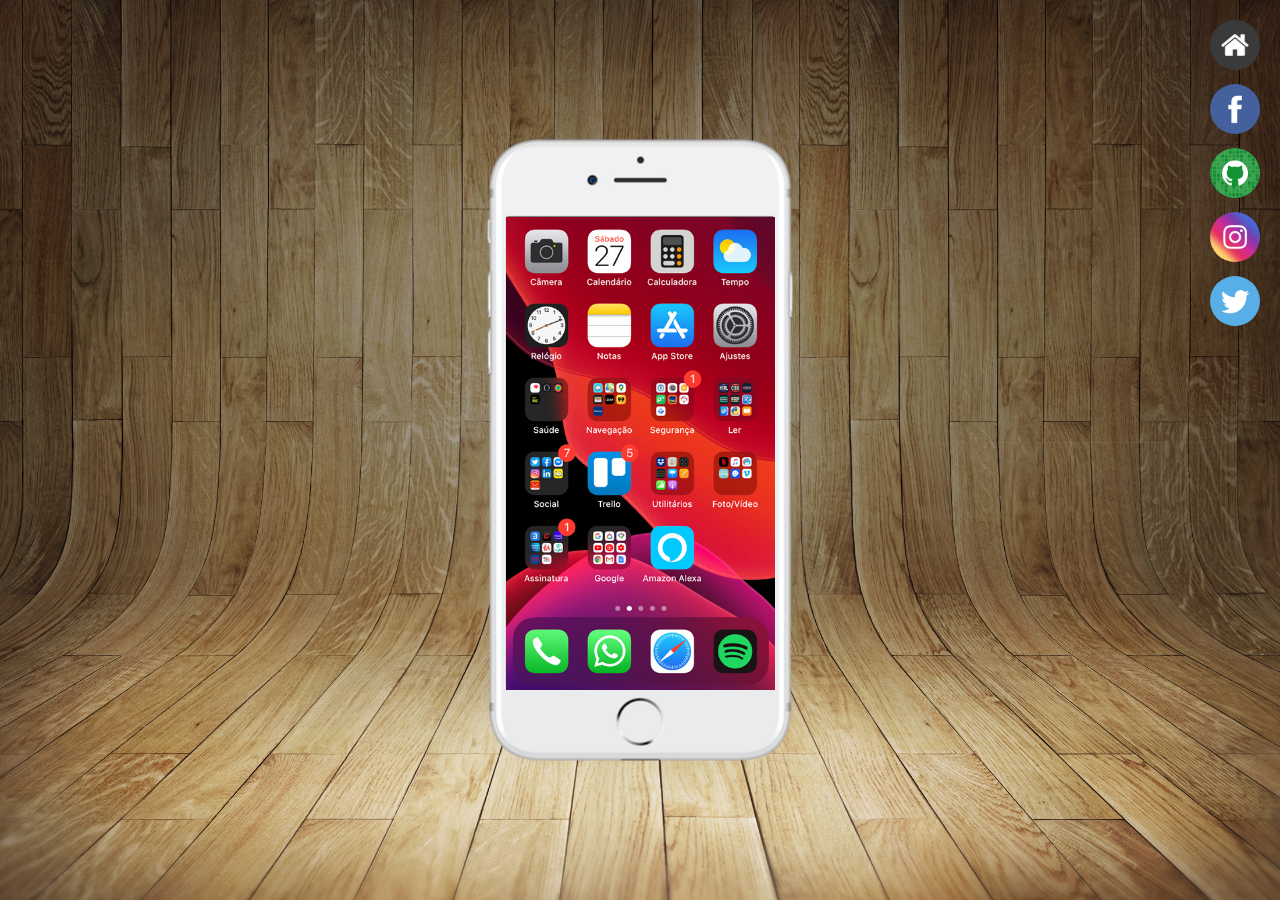
<file: index.html>
<!DOCTYPE html>
<html lang="pt-br">
<head>
    <meta charset="UTF-8">
    <meta name="viewport" content="width=device-width, initial-scale=1.0">
    <link rel="shortcut icon" href="imagens/coracao.ico" type="image/x-icon">
    <link rel="stylesheet" href="estilos/inicial.css">
    <title>Projeto Social</title>
</head>
<body>
    <section id="tela-celular">
        <iframe name="celular" src="paginas/home.html" frameborder="0">Infelizmente não foi possivel carregar o conteúdo do celular.</iframe>
    </section>
    <section id="icones">
        <a href="paginas/home.html" target="celular"><img src="imagens/logo-home.jpg" alt="home"></a><br>
        <a href="paginas/facebook.html" target="celular"><img src="imagens/logo-facebook.jpg" alt="facebook"></a><br>
        <a href="paginas/gitbub.html" target="celular"><img src="imagens/logo-github.jpg" alt="github"></a><br>
        <a href="paginas/instagram.html" target="celular"><img src="imagens/logo-instagram.jpg" alt="instagram"></a><br>
        <a href="paginas/twitter.html" target="celular"><img src="imagens/logo-twitter.jpg" alt="twitter"></a>
    </section>
</body>
</html>
</file>
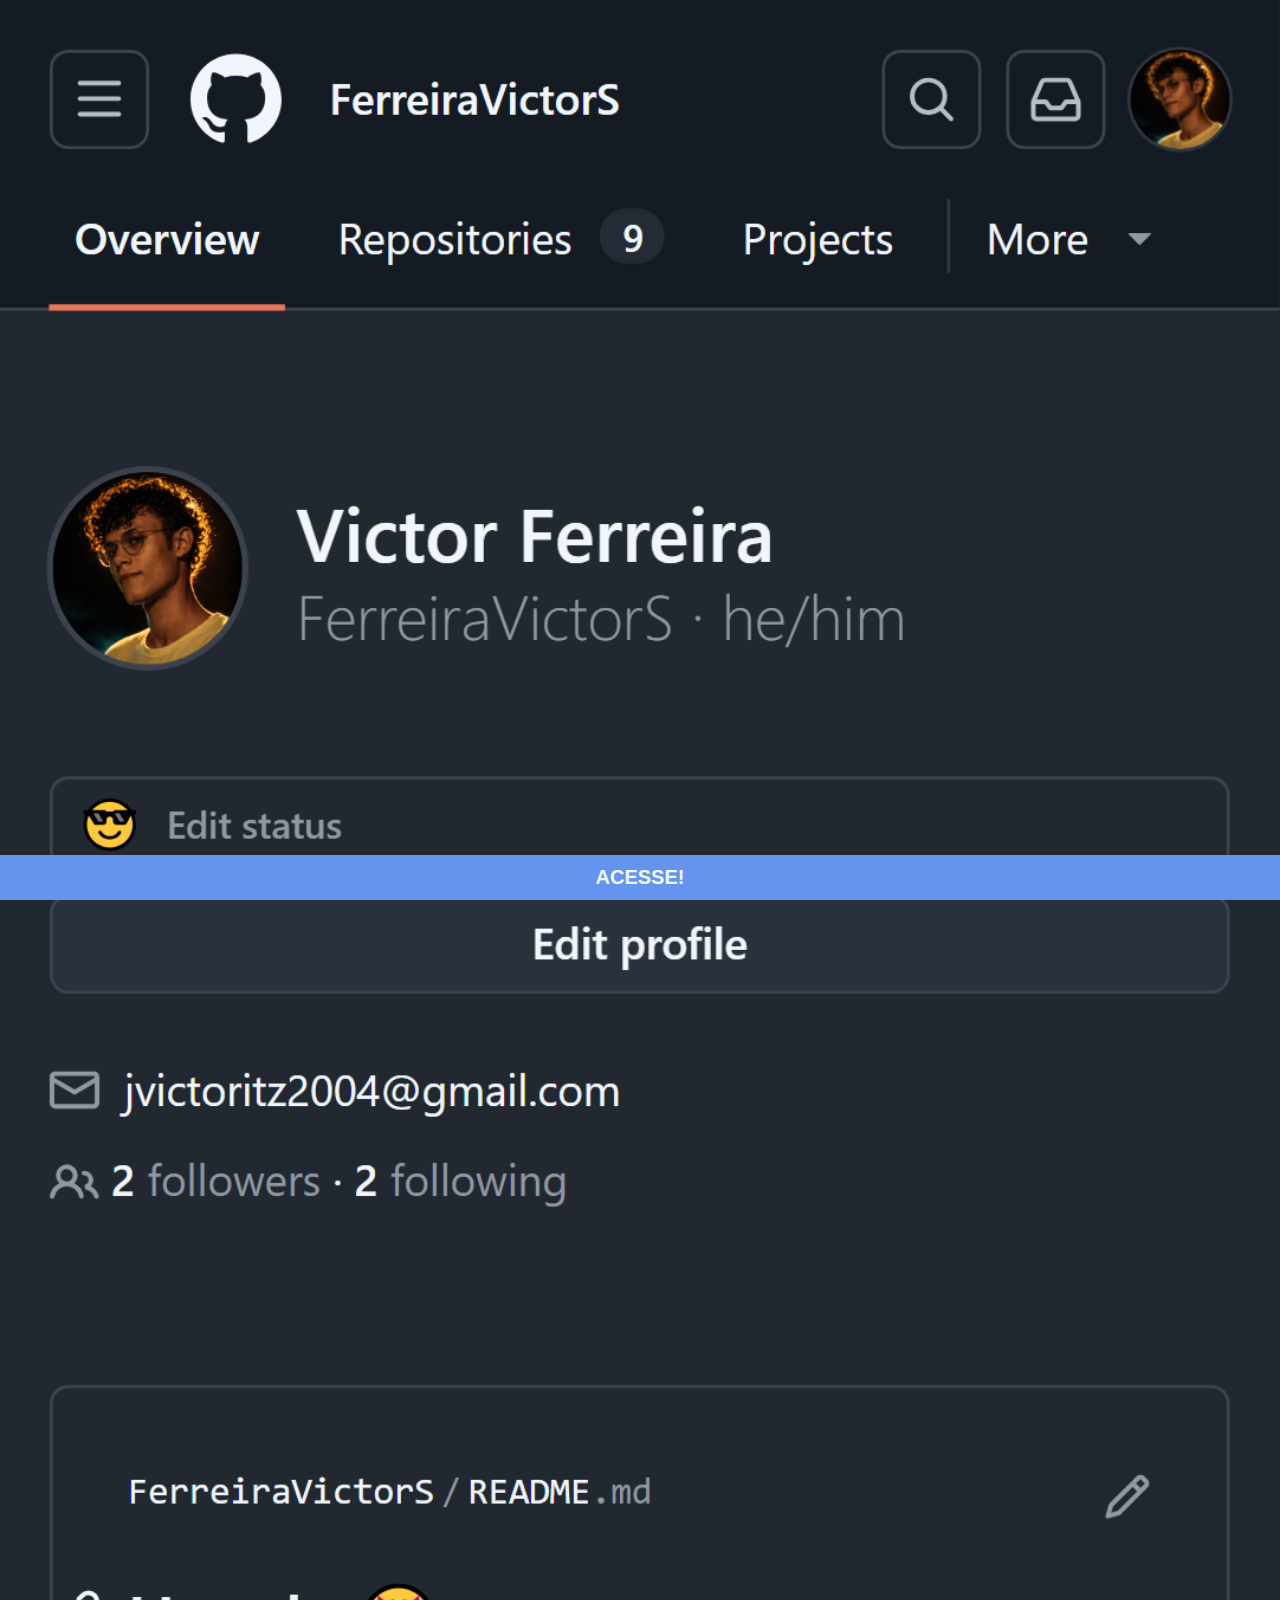
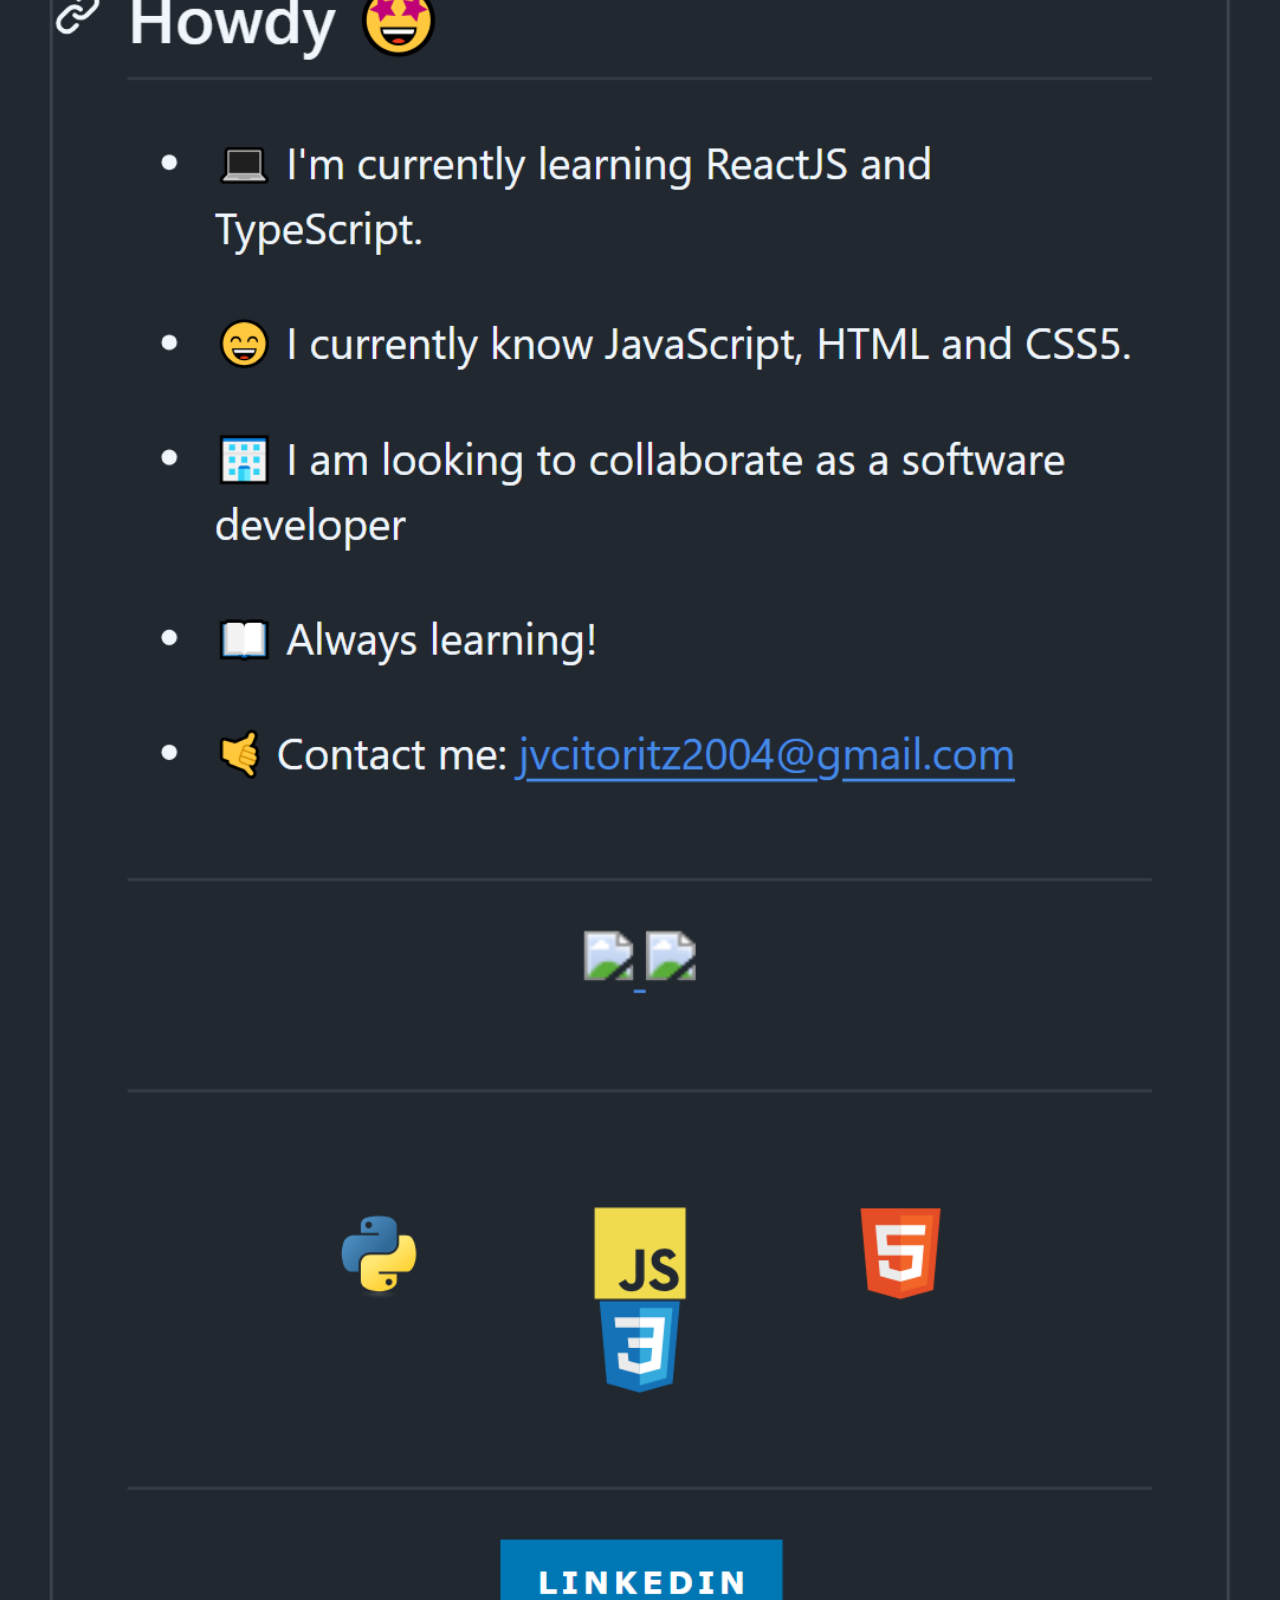
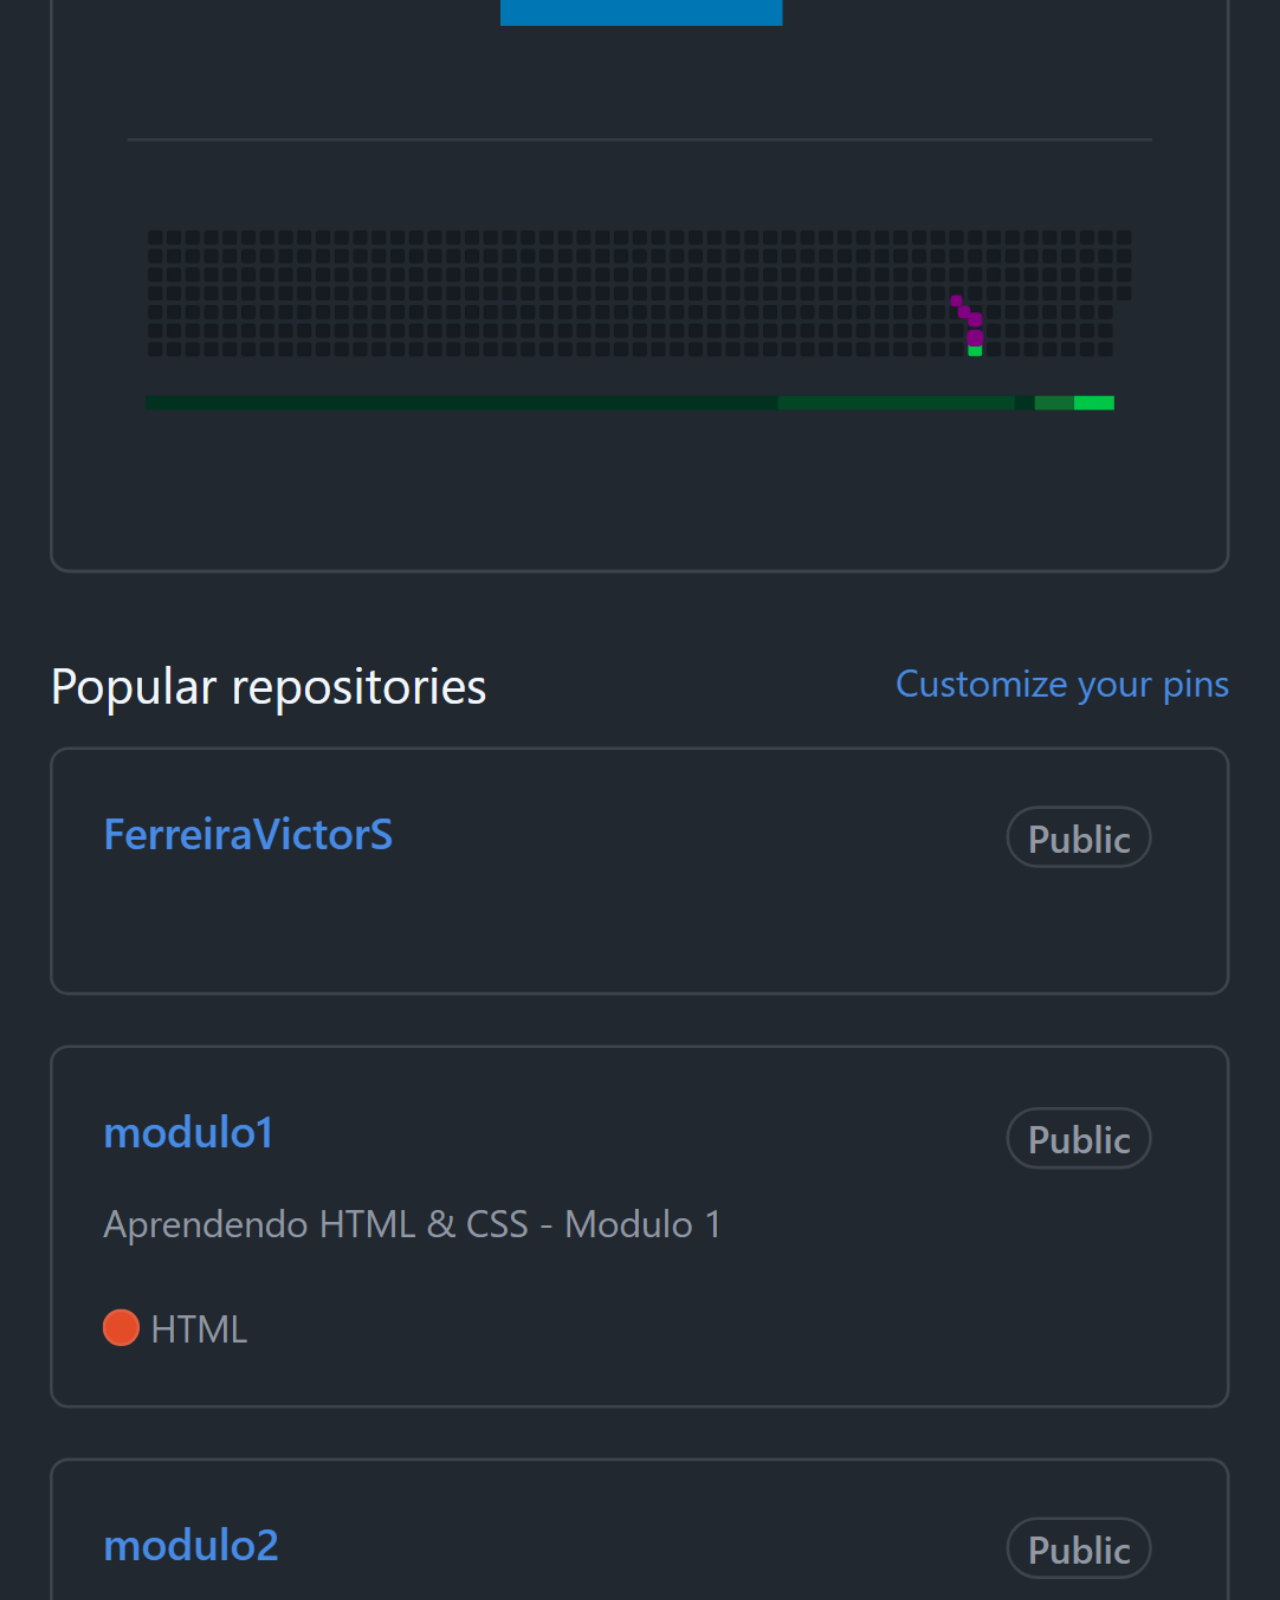
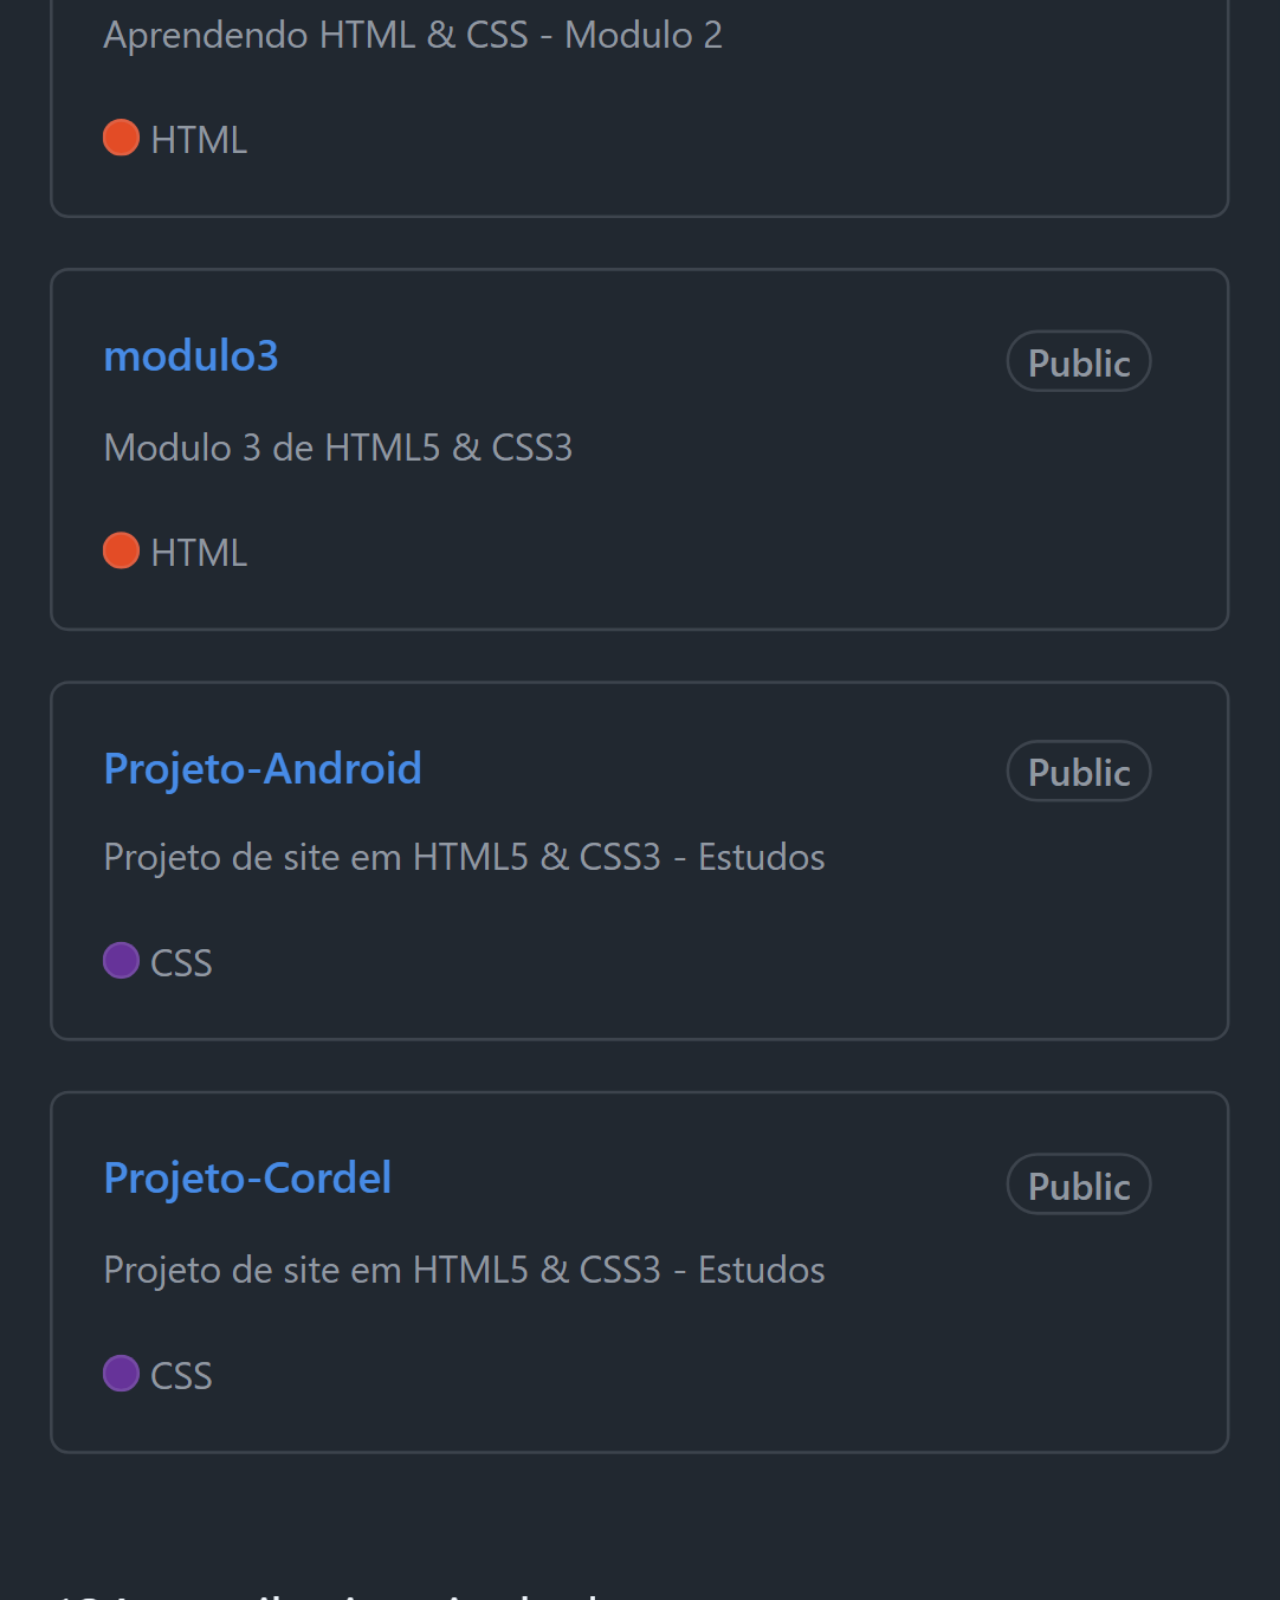
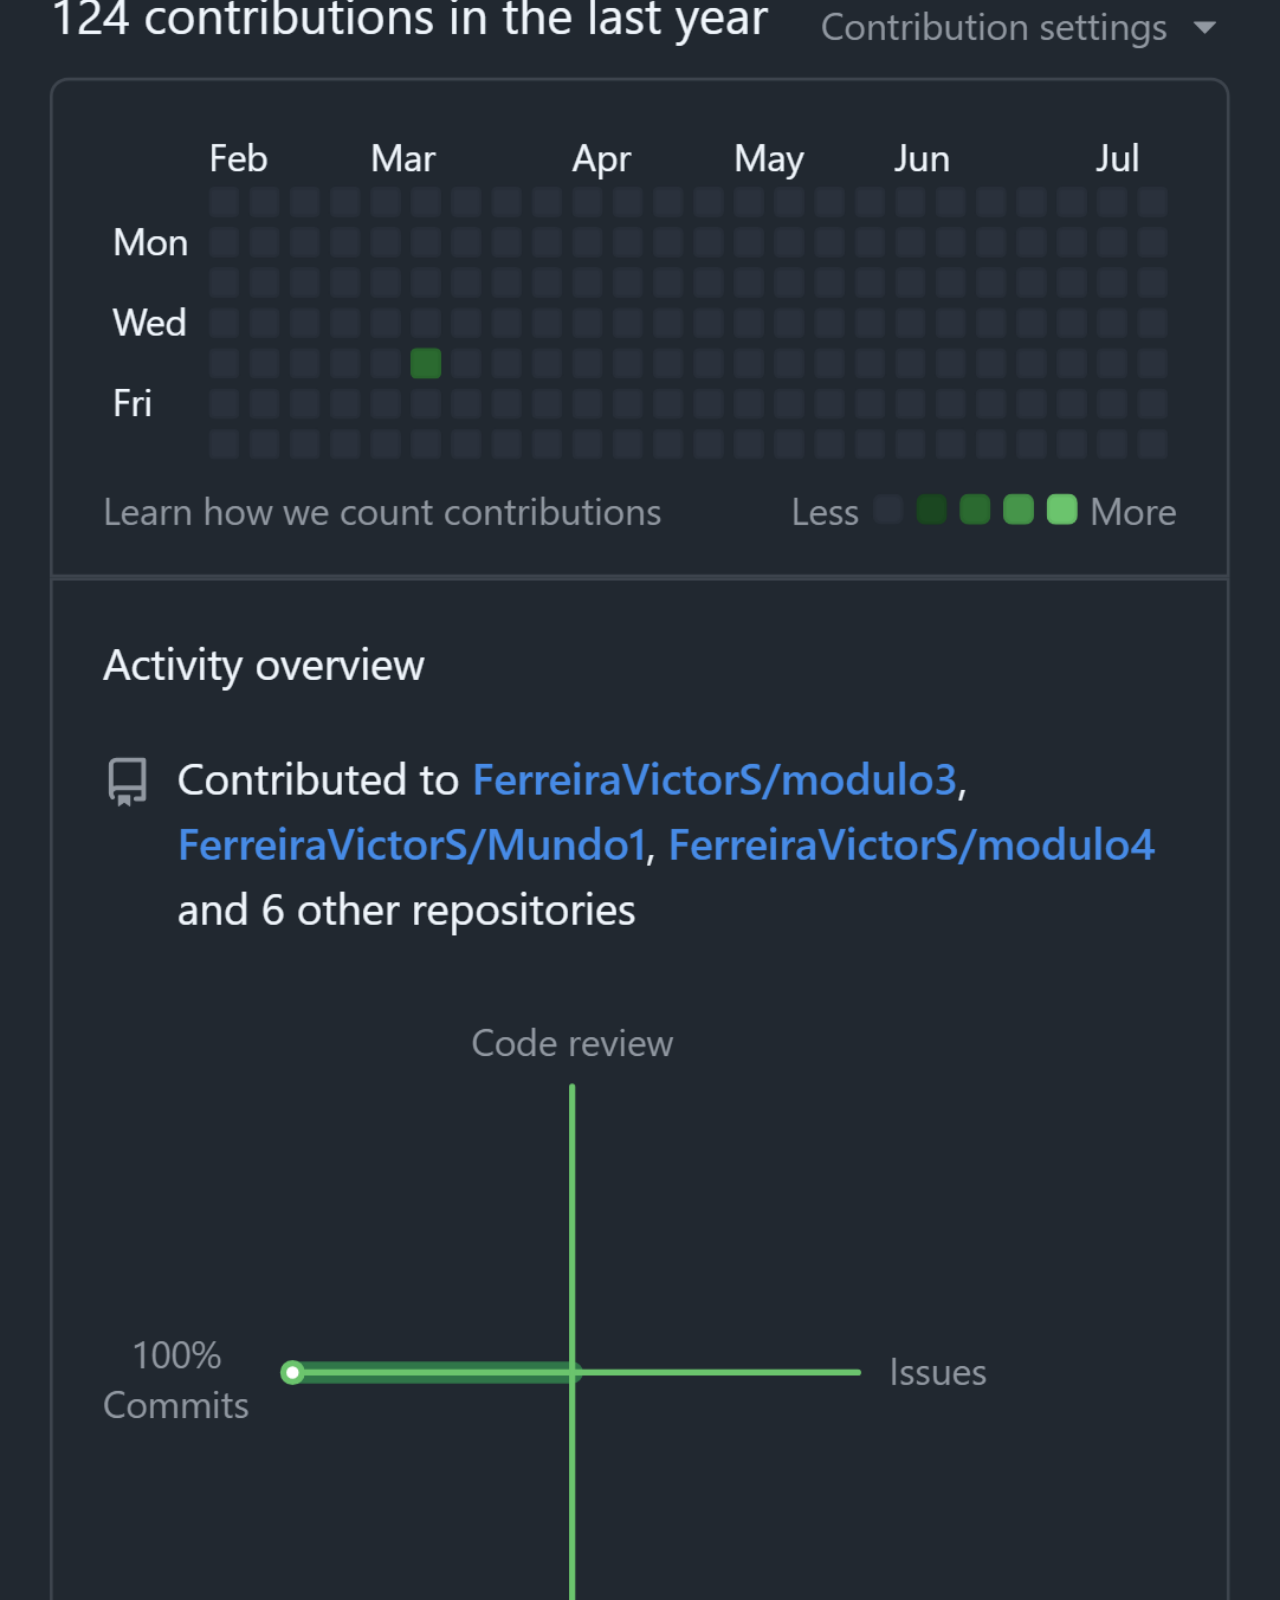
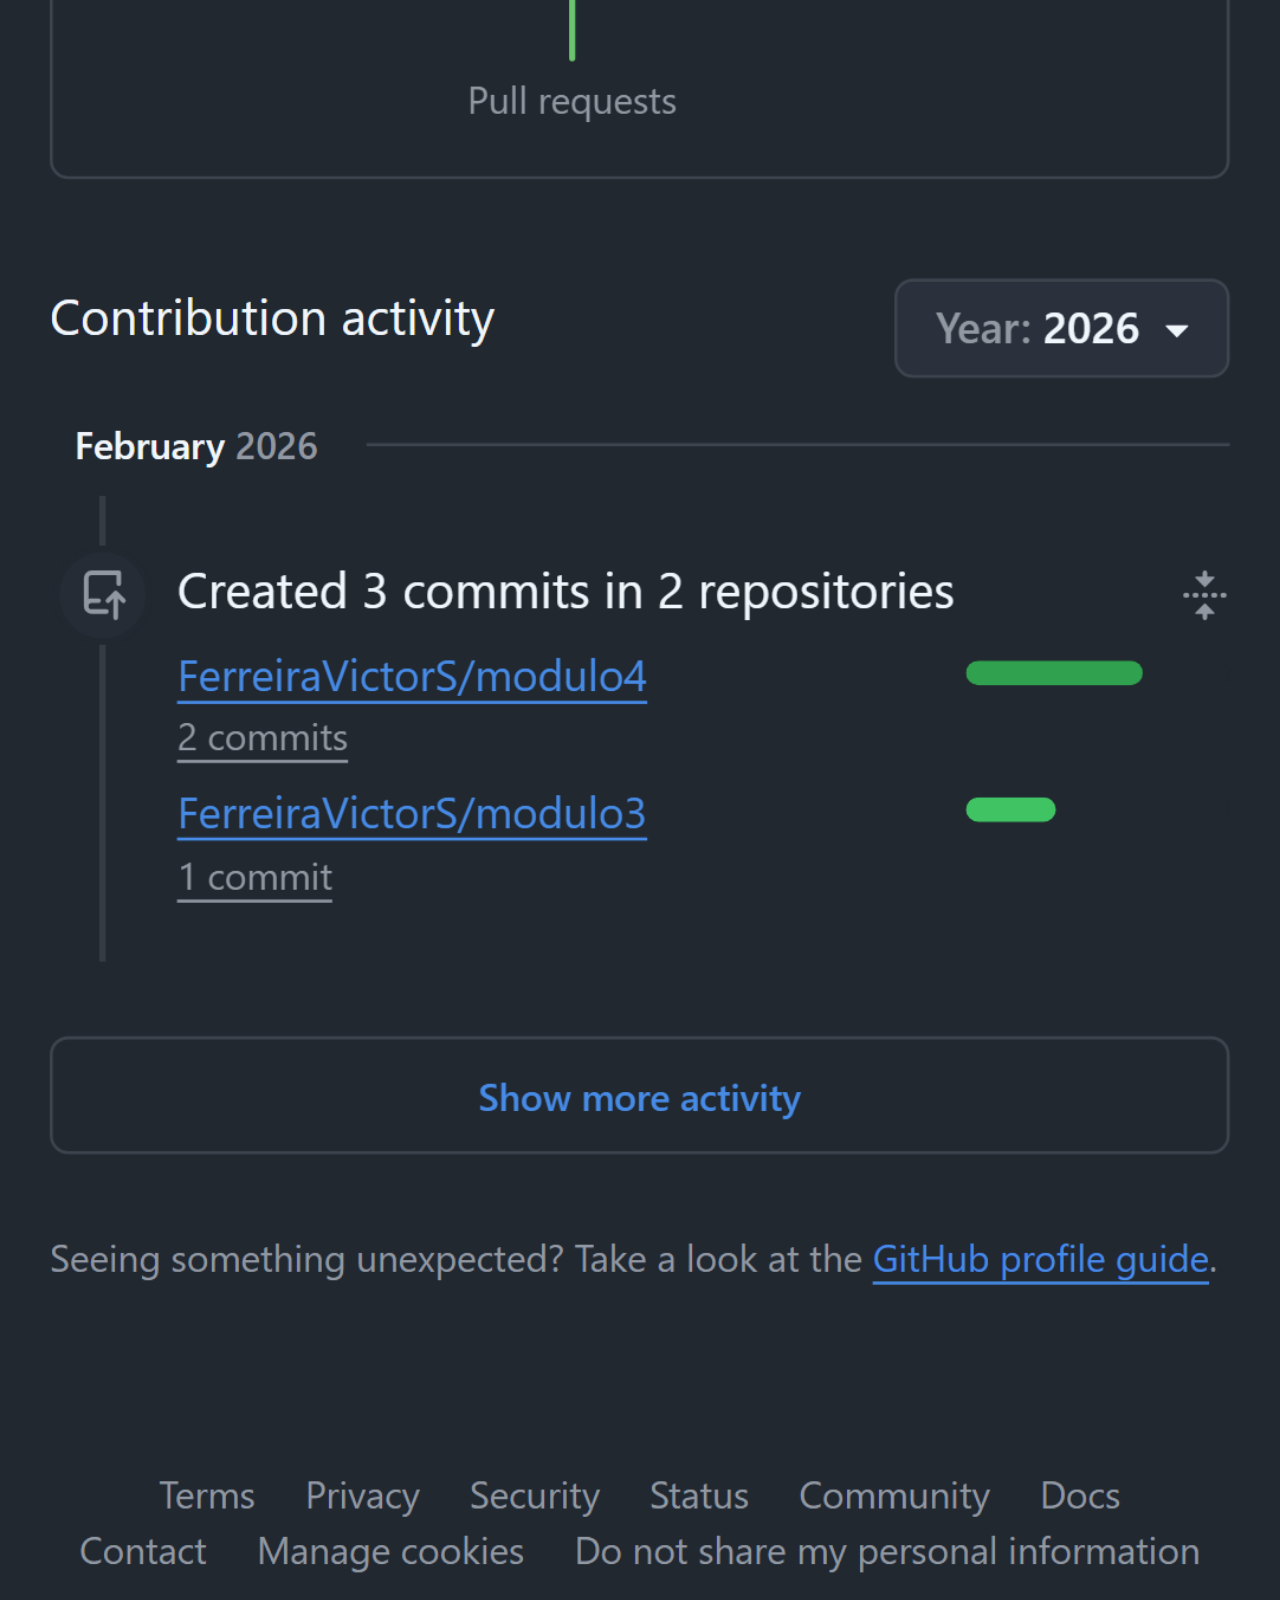
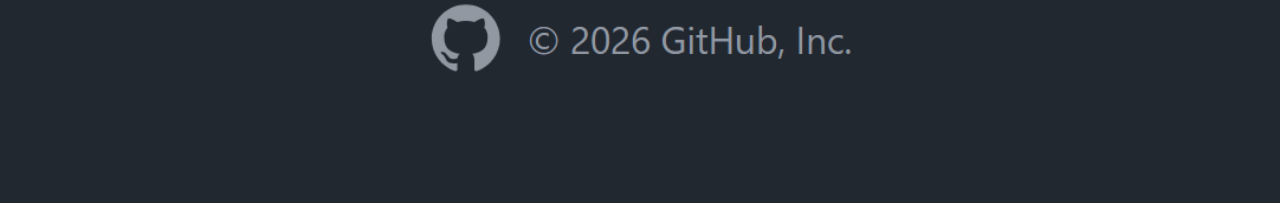
<file: paginas/gitbub.html>
<!DOCTYPE html>
<html lang="pt-br">
<head>
    <meta charset="UTF-8">
    <meta name="viewport" content="width=device-width, initial-scale=1.0">
    <link rel="shortcut icon" href="../imagens/coracao.ico" type="image/x-icon">
    <link rel="stylesheet" href="../estilos/social.css">
    <title>Facebook</title>
</head>
<body>
    <img src="../imagens/tela-github.png" alt="github">
    <a href="https://github.com/FerreiraVictorS" target="_blank">ACESSE!</a>
</body>
</html>
</file>
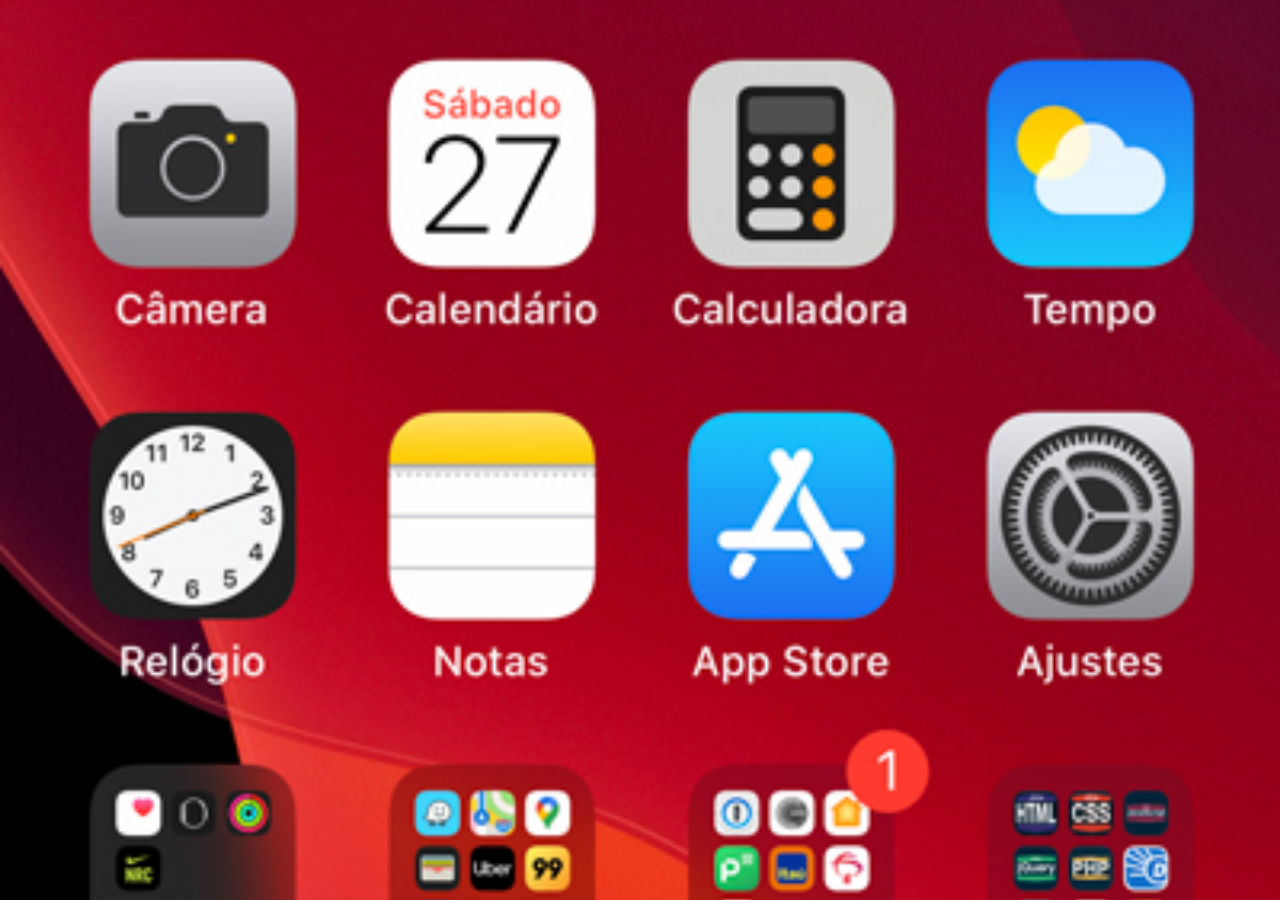
<file: paginas/home.html>
<!DOCTYPE html>
<html lang="pt-br">
<head>
    <meta charset="UTF-8">
    <meta name="viewport" content="width=device-width, initial-scale=1.0">
    <link rel="shortcut icon" href="../imagens/coracao.ico" type="image/x-icon">
    <title>Home</title>
    <style>
        * {
            margin: 0;
            padding: 0;
        }

        body {
            width: 100vw;
            height: 100vh;
            background-color: aquamarine;
            background-image: url('../imagens/tela-home.jpg');
            background-repeat: no-repeat;
            background-size: cover;
        }
    </style>
</head>
<body>
</body>
</html>
</file>
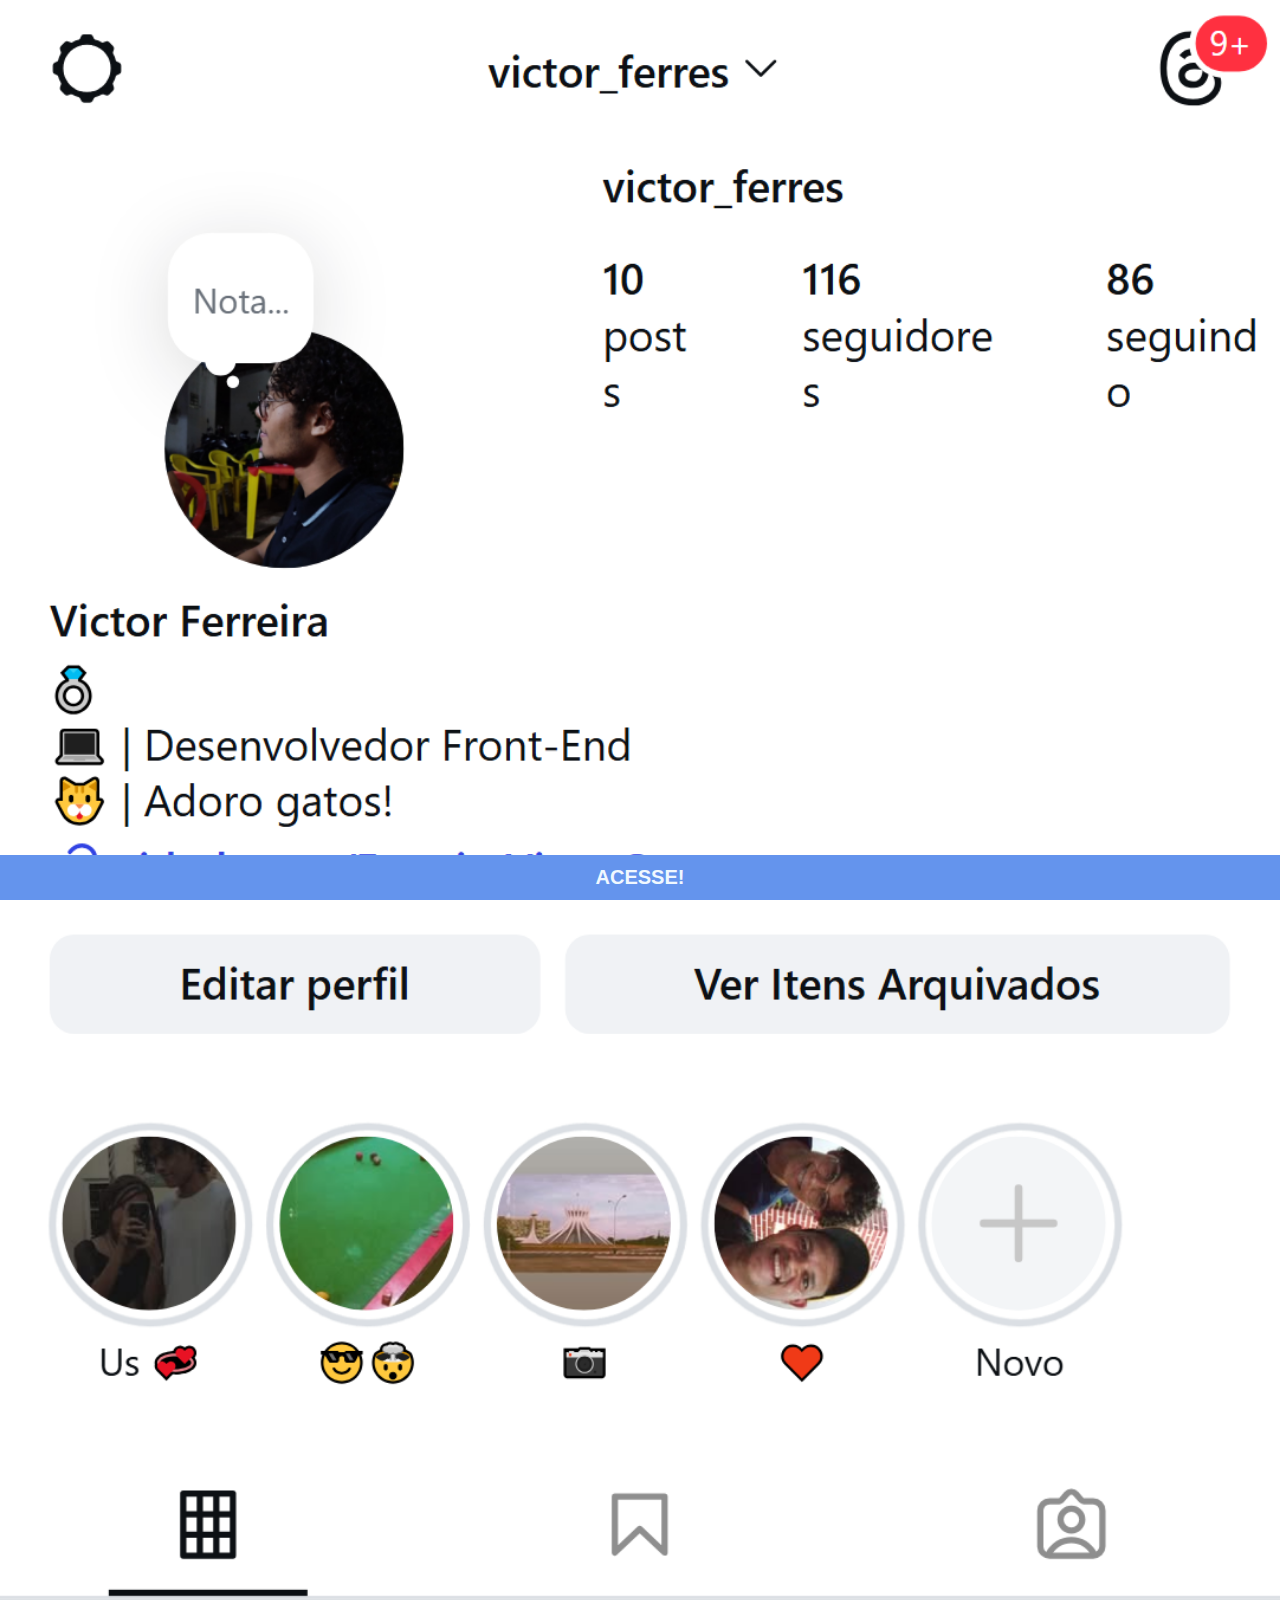
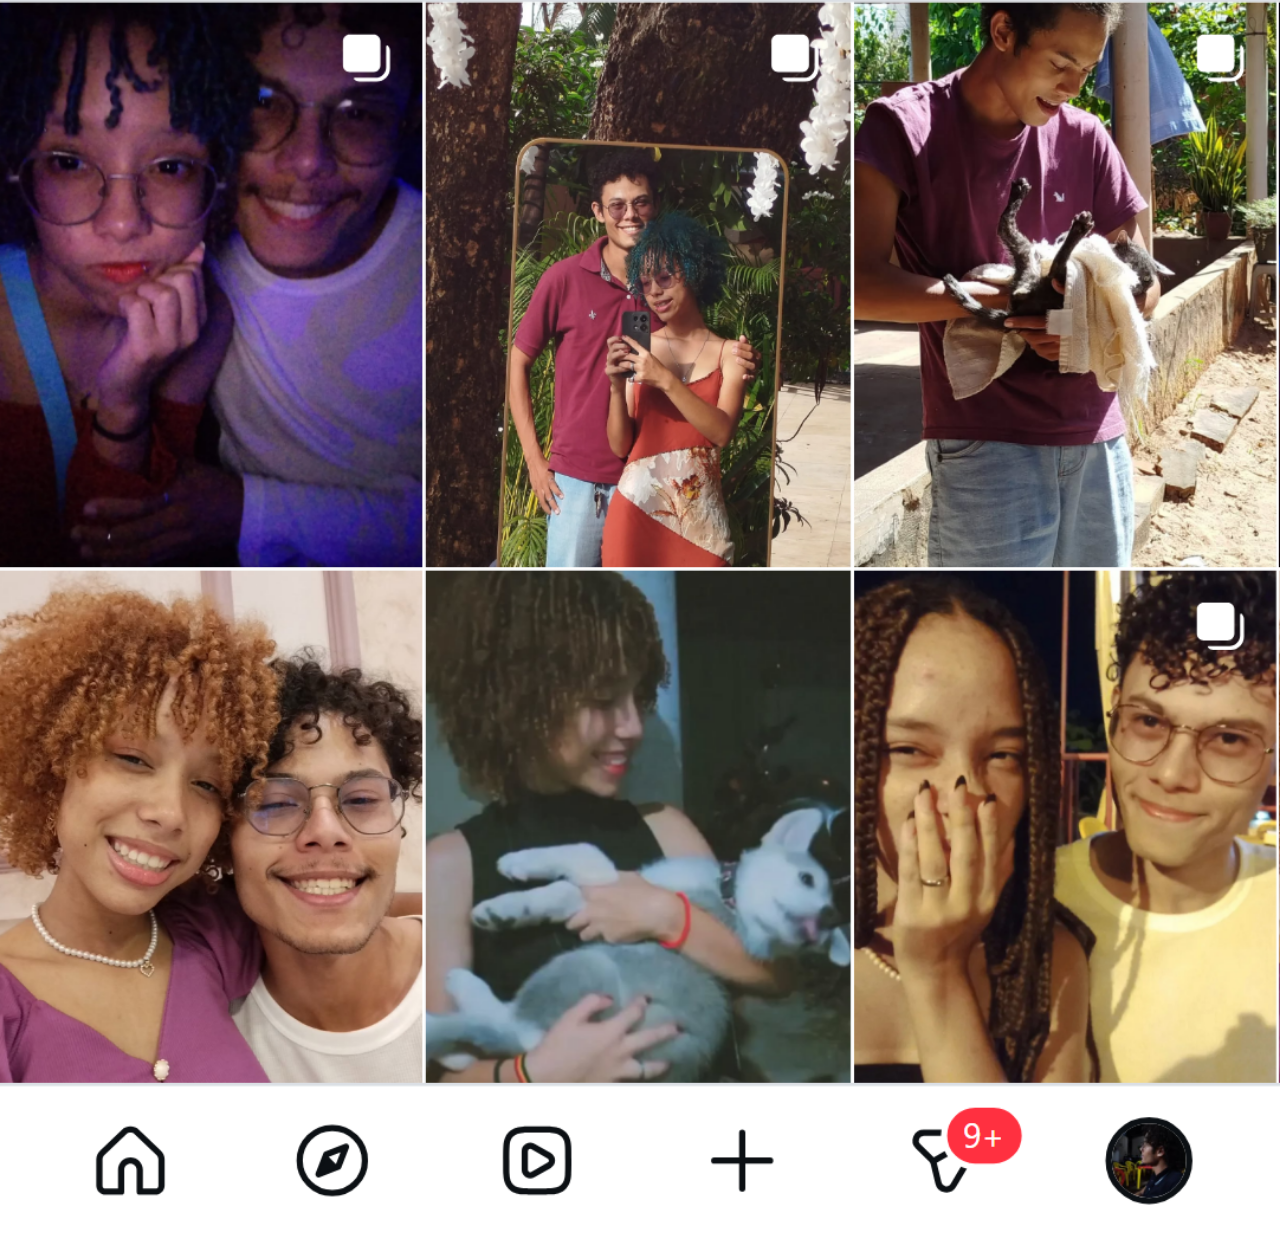
<file: paginas/instagram.html>
<!DOCTYPE html>
<html lang="pt-br">
<head>
    <meta charset="UTF-8">
    <meta name="viewport" content="width=device-width, initial-scale=1.0">
    <link rel="shortcut icon" href="../imagens/coracao.ico" type="image/x-icon">
    <link rel="stylesheet" href="../estilos/social.css">
    <title>Facebook</title>
</head>
<body>
    <img src="../imagens/tela-instagram.png" alt="instagram">
    <a href="https://www.instagram.com/victor_ferres/">ACESSE!</a>
</body>
</html>
</file>
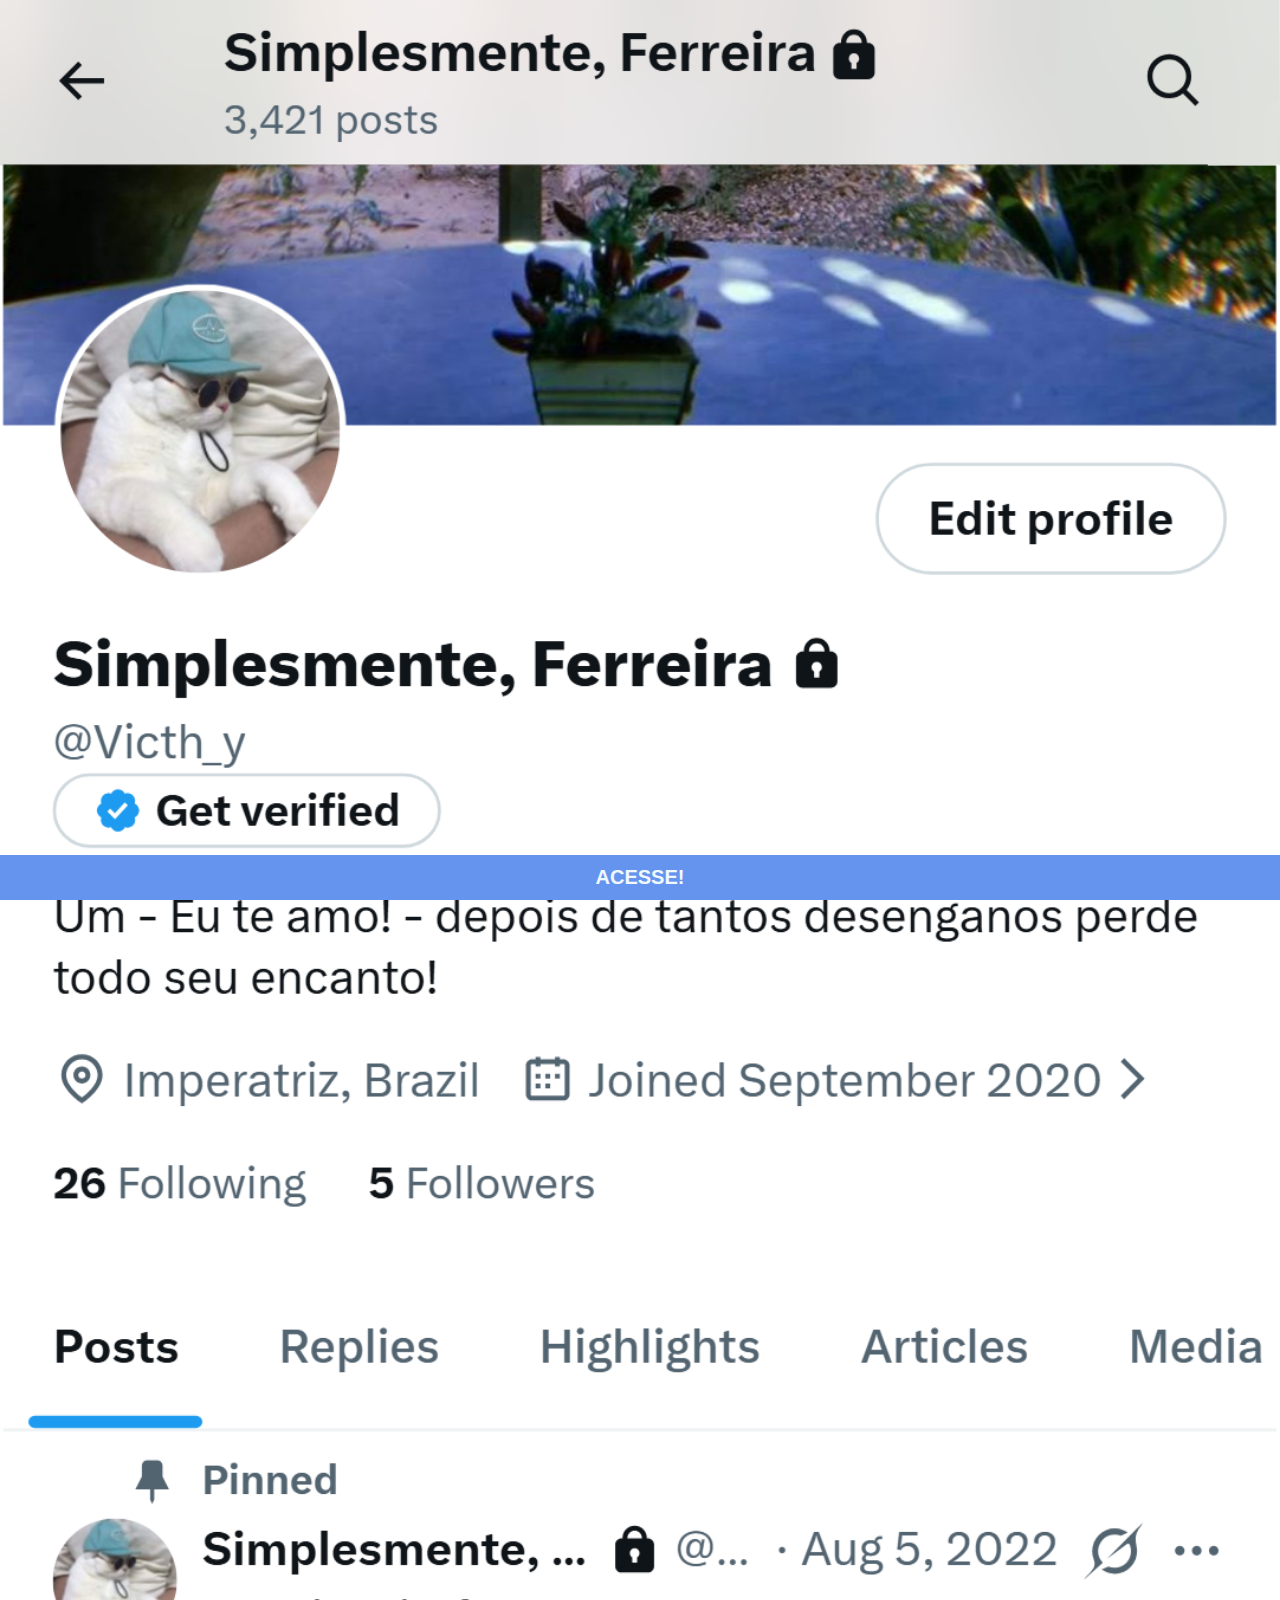
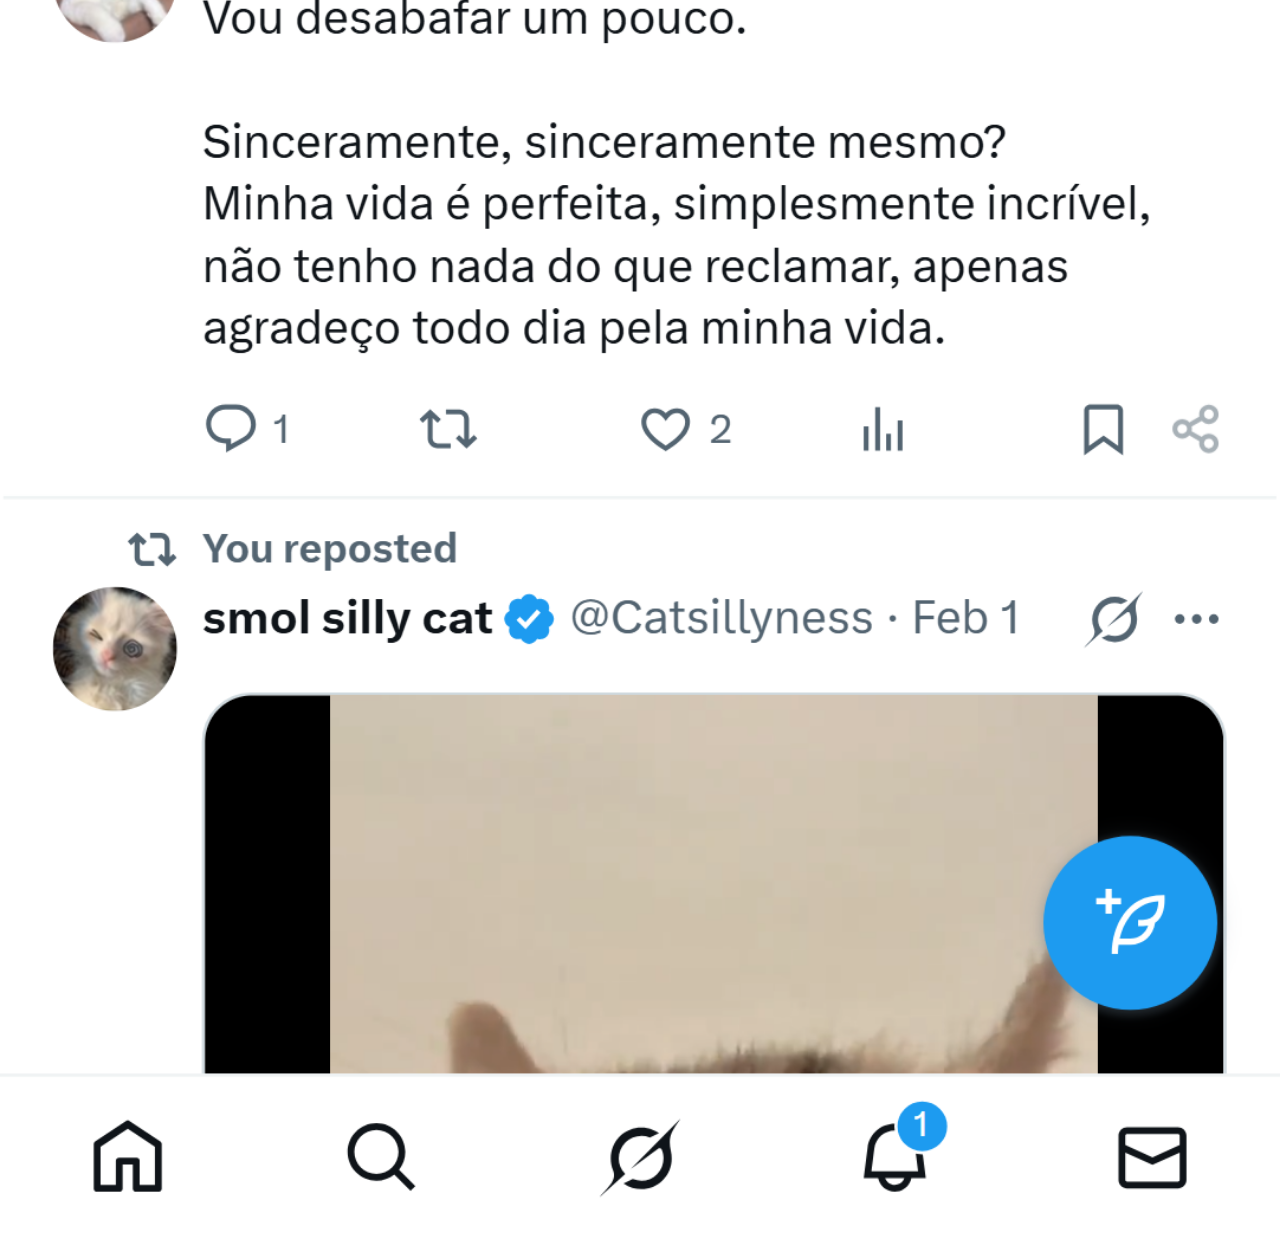
<file: paginas/twitter.html>
<!DOCTYPE html>
<html lang="pt-br">
<head>
    <meta charset="UTF-8">
    <meta name="viewport" content="width=device-width, initial-scale=1.0">
    <link rel="shortcut icon" href="../imagens/coracao.ico" type="image/x-icon">
    <link rel="stylesheet" href="../estilos/social.css">
    <title>Facebook</title>
</head>
<body>
    <img src="../imagens/tela-twitter.png" alt="twitter">
    <a href="https://x.com/Victh_y" target="_blank">ACESSE!</a>
</body>
</html>
</file>
<file: estilos/inicial.css>
@charset "UTF-8";

* {
    margin: 0;
    padding: 0;
    font-family: Arial, Helvetica, sans-serif;
}

body {
    background-color: aquamarine;
    background-image: url('../imagens/fundo-madeira.jpg');
    background-repeat: no-repeat;
    background-size: cover;
}

#tela-celular {
    position: absolute;
    top: 50%;
    left: 50%;
    transform: translate(-50%, -50%);

    width: 311px;
    height: 627px;
    background-color: rgba(255, 99, 71, 0);
    background-image: url('../imagens/frame-iphone.png');
    border-radius: 10%;
}

#tela-celular iframe {
    position: absolute;
    top: 50.5%;
    left: 50%;
    transform: translate(-50%, -50%);

    width: 269px;
    height: 473px;
    border: none;
    background-color: turquoise;
}

#icones {
    text-align: right;
    margin-right: 20px;
    margin-top: 20px;
}

#icones img {
    width: 50px;
    height: 50px;
    margin-bottom: 10px;
    border-radius: 50%;
    transition: 0.5s;
}

#icones img:hover {
    margin-right: 10px;
    transition: 0.5s;
}
</file>
<file: estilos/social.css>
@charset "UTF-8";

* {
    margin: 0;
    padding: 0;
    font-family: Arial, Helvetica, sans-serif;
}

::-webkit-scrollbar {
    display: none;
}

img {
    width: 100vw;
    
}

a {
    display: block;
    text-decoration: none;
    color: aliceblue;
    background-color: rgb(100, 148, 237);
    position: fixed;
    line-height: 45px;
    width: 100vw;
    text-align: center;
    font-size: 20px;
    font-weight: bolder;
    margin-top: -10px;
    bottom: 0;
    transition: 0.5s;
    }

a:hover {
    transition: 0.5s;
    background-color: rgb(24, 82, 255);
}
</file>
